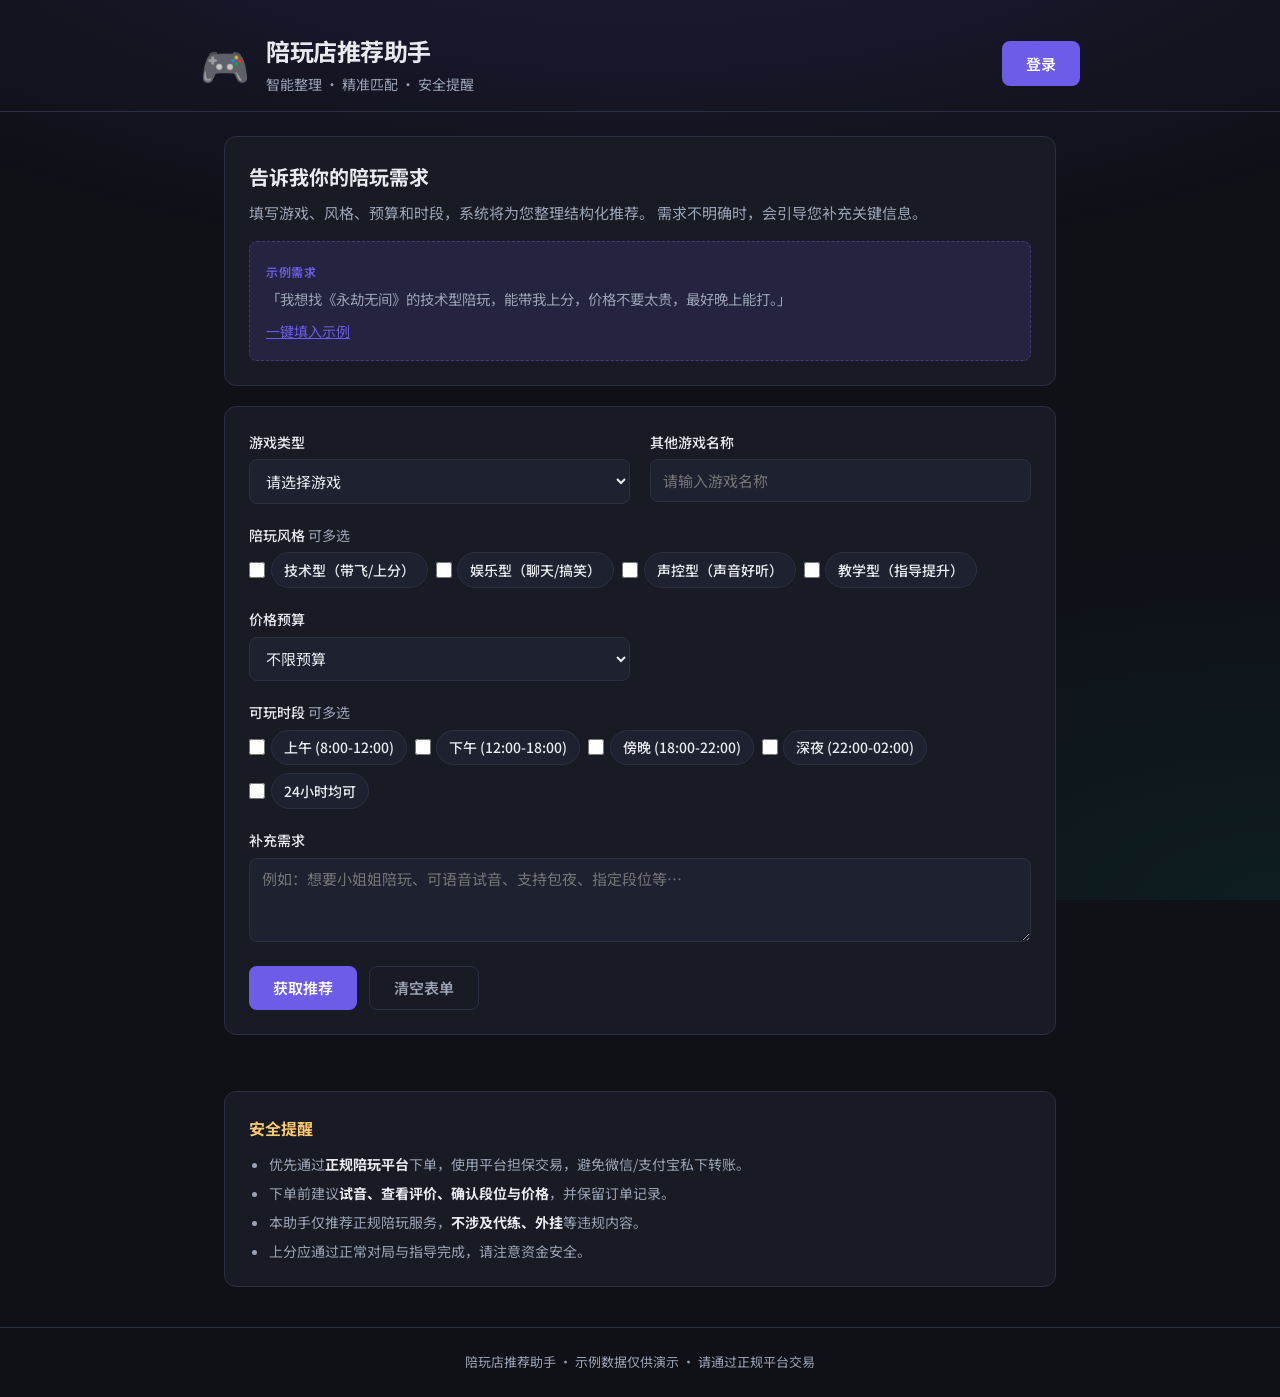
<file: index.html>
<!DOCTYPE html>
<html lang="zh-CN">
<head>
  <meta charset="UTF-8">
  <meta name="viewport" content="width=device-width, initial-scale=1.0">
  <title>陪玩店推荐助手</title>
  <link rel="stylesheet" href="css/style.css">
  <link rel="preconnect" href="https://fonts.googleapis.com">
  <link rel="preconnect" href="https://fonts.gstatic.com" crossorigin>
  <link href="https://fonts.googleapis.com/css2?family=Noto+Sans+SC:wght@400;500;600;700&display=swap" rel="stylesheet">
</head>
<body>
  <div class="page-bg"></div>

  <header class="header">
    <div class="header-inner">
      <div class="logo">
        <span class="logo-icon">🎮</span>
        <div>
          <h1>陪玩店推荐助手</h1>
          <p class="tagline">智能整理 · 精准匹配 · 安全提醒</p>
        </div>
      </div>
    </div>
  </header>

  <main class="main">
    <section class="hero card">
      <h2>告诉我你的陪玩需求</h2>
      <p class="hero-desc">
        填写游戏、风格、预算和时段，系统将为您整理结构化推荐。
        需求不明确时，会引导您补充关键信息。
      </p>
      <div class="example-box">
        <span class="example-label">示例需求</span>
        <p>「我想找《永劫无间》的技术型陪玩，能带我上分，价格不要太贵，最好晚上能打。」</p>
        <button type="button" class="btn-link" id="fillExample">一键填入示例</button>
      </div>
    </section>

    <section class="form-section card">
      <form id="requirementForm" novalidate>
        <div class="form-grid">
          <div class="form-group">
            <label for="game">游戏类型</label>
            <select id="game" name="game">
              <option value="">请选择游戏</option>
            </select>
          </div>

          <div class="form-group" id="customGameGroup" hidden>
            <label for="customGame">其他游戏名称</label>
            <input type="text" id="customGame" name="customGame" placeholder="请输入游戏名称">
          </div>

          <div class="form-group full-width">
            <label>陪玩风格 <span class="hint">可多选</span></label>
            <div class="checkbox-grid" id="styleOptions"></div>
          </div>

          <div class="form-group">
            <label for="budget">价格预算</label>
            <select id="budget" name="budget"></select>
          </div>

          <div class="form-group full-width">
            <label>可玩时段 <span class="hint">可多选</span></label>
            <div class="checkbox-grid" id="timeOptions"></div>
          </div>

          <div class="form-group full-width">
            <label for="extra">补充需求</label>
            <textarea
              id="extra"
              name="extra"
              rows="3"
              placeholder="例如：想要小姐姐陪玩、可语音试音、支持包夜、指定段位等…"
            ></textarea>
          </div>
        </div>

        <div class="form-actions">
          <button type="submit" class="btn btn-primary">获取推荐</button>
          <button type="reset" class="btn btn-secondary">清空表单</button>
        </div>
      </form>
    </section>

    <section id="resultsSection" class="results-section" hidden>
      <div id="resultsHeader" class="results-header"></div>
      <div id="resultsBody"></div>
    </section>

    <section class="safety card">
      <h3>安全提醒</h3>
      <ul>
        <li>优先通过<strong>正规陪玩平台</strong>下单，使用平台担保交易，避免微信/支付宝私下转账。</li>
        <li>下单前建议<strong>试音、查看评价、确认段位与价格</strong>，并保留订单记录。</li>
        <li>本助手仅推荐正规陪玩服务，<strong>不涉及代练、外挂</strong>等违规内容。</li>
        <li>上分应通过正常对局与指导完成，请注意资金安全。</li>
      </ul>
    </section>
  </main>

  <footer class="footer">
    <p>陪玩店推荐助手 · 示例数据仅供演示 · 请通过正规平台交易</p>
  </footer>

  <script src="js/data.js"></script>
  <script src="js/engine.js"></script>
  <script src="js/app.js"></script>
  <script src="js/auth.js"></script>
</body>
</html>
</file>
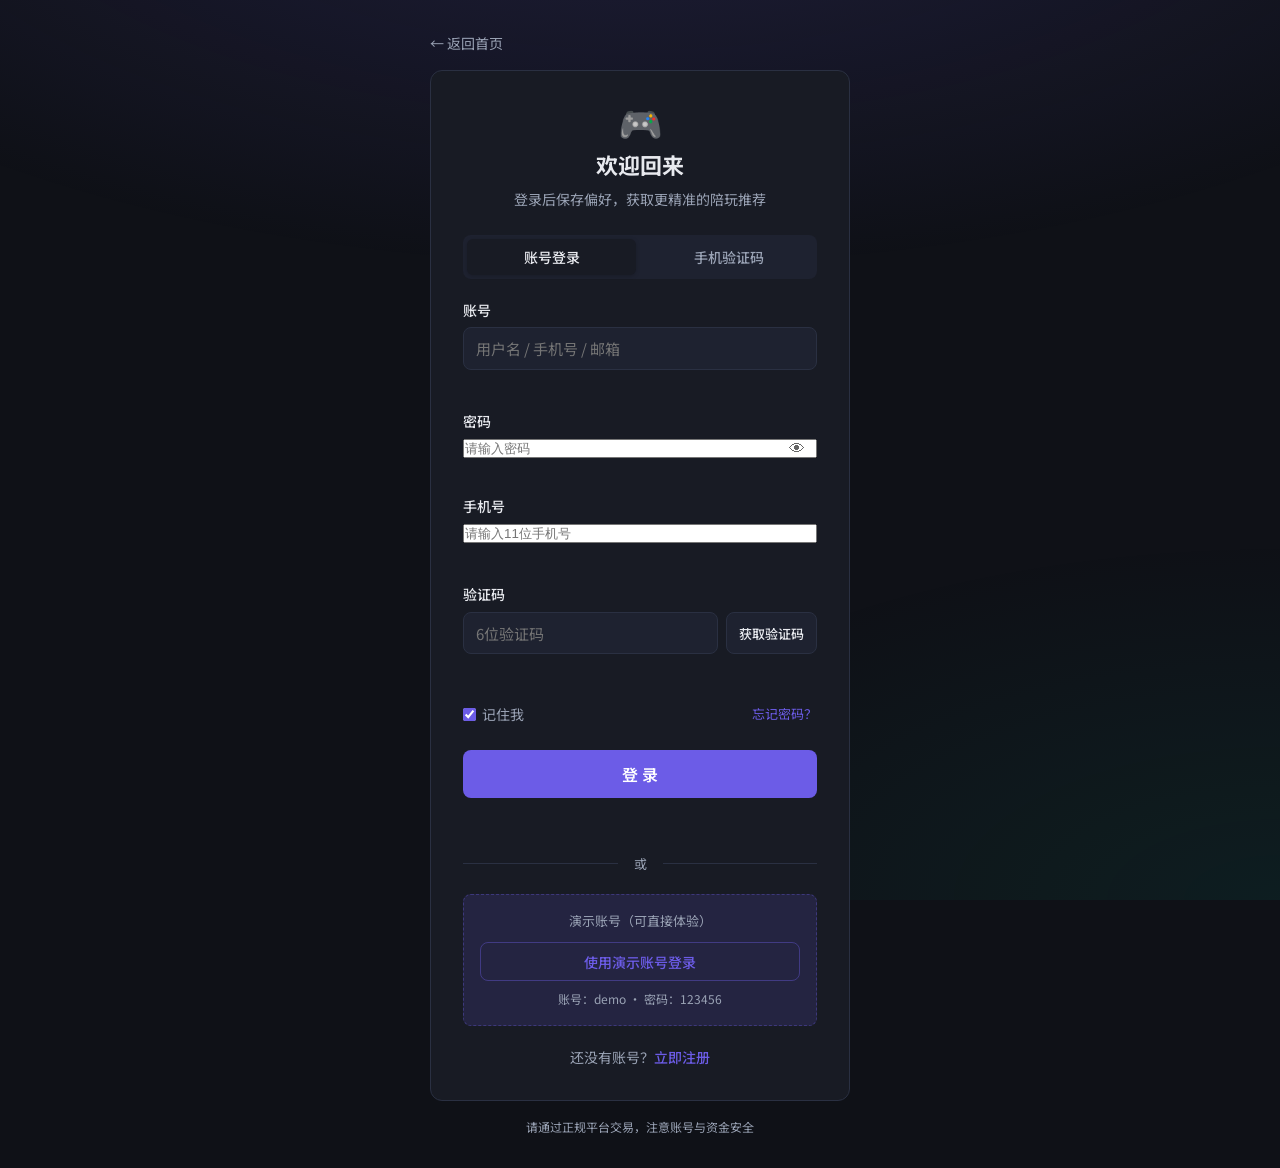
<file: admin.html>
<!DOCTYPE html>
<html lang="zh-CN">
<head>
  <meta charset="UTF-8">
  <meta name="viewport" content="width=device-width, initial-scale=1.0">
  <title>管理后台 - 陪玩店推荐助手</title>
  <link rel="stylesheet" href="css/style.css">
  <link rel="stylesheet" href="css/admin.css">
  <link rel="preconnect" href="https://fonts.googleapis.com">
  <link rel="preconnect" href="https://fonts.gstatic.com" crossorigin>
  <link href="https://fonts.googleapis.com/css2?family=Noto+Sans+SC:wght@400;500;600;700&display=swap" rel="stylesheet">
</head>
<body>
  <div class="page-bg"></div>

  <header class="header admin-header">
    <div class="header-inner admin-header-inner">
      <div class="logo">
        <span class="logo-icon">🛡️</span>
        <div>
          <h1>管理后台</h1>
          <p class="tagline">陪玩店数据与推荐管理（演示）</p>
        </div>
      </div>
      <div class="auth-bar" id="adminAuthBar"></div>
    </div>
  </header>

  <main class="main admin-main">
    <section class="admin-welcome card">
      <div class="welcome-row">
        <div>
          <span class="admin-role-badge">ADMIN</span>
          <h2 id="welcomeTitle">欢迎，管理员</h2>
          <p class="welcome-desc">您拥有店铺数据查看、推荐统计等演示管理权限。</p>
        </div>
        <a href="index.html" class="btn btn-secondary">前往用户首页</a>
      </div>
    </section>

    <section class="stats-grid" id="statsGrid"></section>

    <section class="card">
      <div class="section-head">
        <h2>店铺列表</h2>
          <span class="section-count" id="shopCount"></span>
          <div class="section-actions">
            <button type="button" id="addShopBtn" class="btn btn-primary">添加店铺</button>
          </div>
      </div>
      <div id="addShopForm" class="card" style="margin-bottom:1rem; display:none;">
        <div id="adminMessage" class="admin-message"></div>
        <div class="form-grid">
          <div class="form-group full-width">
            <label for="shopName">店铺名称</label>
            <input type="text" id="shopName" placeholder="例如：星辰陪玩工作室">
          </div>
          <div class="form-group">
            <label for="shopGames">支持游戏（用逗号分隔）</label>
            <input type="text" id="shopGames" placeholder="英雄联盟,王者荣耀">
          </div>
          <div class="form-group">
            <label for="shopStyles">风格（逗号分隔）</label>
            <input type="text" id="shopStyles" placeholder="技术型,娱乐型">
          </div>
          <div class="form-group">
            <label for="priceMin">最低价（元/时）</label>
            <input type="number" id="priceMin" min="0">
          </div>
          <div class="form-group">
            <label for="priceMax">最高价（元/时）</label>
            <input type="number" id="priceMax" min="0">
          </div>
        </div>
        <div class="form-actions" style="margin-top:1rem;">
          <button type="button" id="saveShopBtn" class="btn btn-primary">保存</button>
          <button type="button" id="cancelShopBtn" class="btn btn-secondary">取消</button>
        </div>
      </div>
      <div class="admin-table-wrap">
        <table class="admin-table" id="shopTable">
          <thead>
            <tr>
              <th>ID</th>
              <th>店铺名称</th>
              <th>游戏</th>
              <th>风格</th>
              <th>价格（元/时）</th>
              <th>时段</th>
              <th>操作</th> 
            </tr>
          </thead>
          <tbody id="shopTableBody"></tbody>
        </table>
      </div>
    </section>
  </main>

  <footer class="footer">
    <p>管理员后台 · 演示环境 · 数据仅供展示</p>
  </footer>

  <script src="js/data.js"></script>
  <script src="js/admin.js"></script>
</body>
</html>
</file>
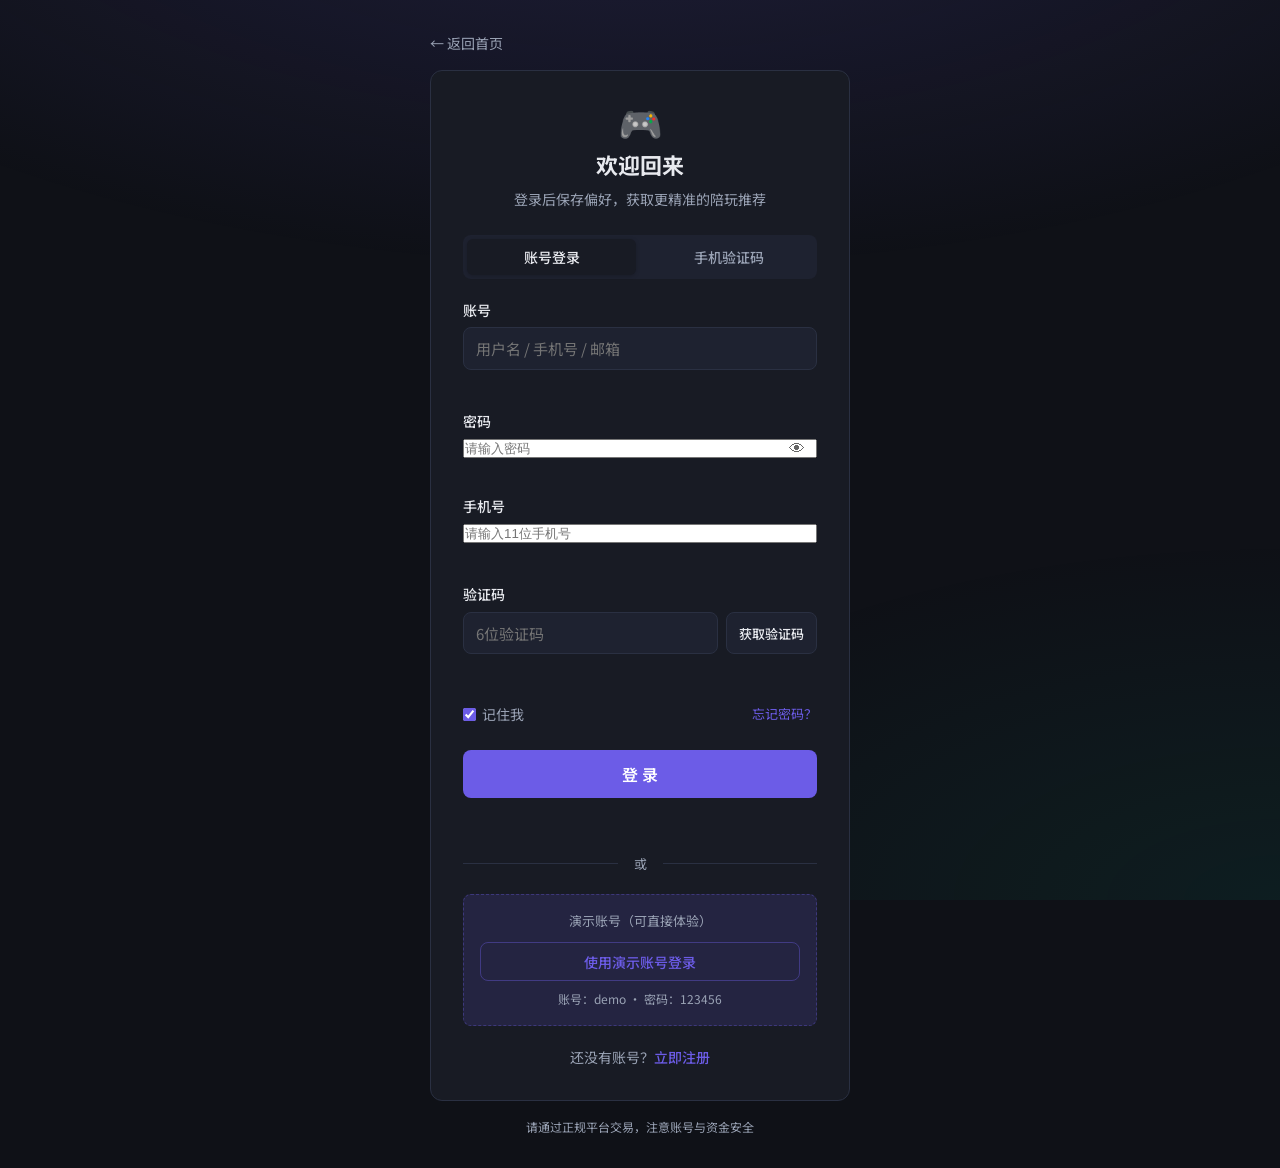
<file: login.html>
<!DOCTYPE html>
<html lang="zh-CN">
<head>
  <meta charset="UTF-8">
  <meta name="viewport" content="width=device-width, initial-scale=1.0">
  <title>登录 - 陪玩店推荐助手</title>
  <link rel="stylesheet" href="css/style.css">
  <link rel="stylesheet" href="css/login.css">
  <link rel="preconnect" href="https://fonts.googleapis.com">
  <link rel="preconnect" href="https://fonts.gstatic.com" crossorigin>
  <link href="https://fonts.googleapis.com/css2?family=Noto+Sans+SC:wght@400;500;600;700&display=swap" rel="stylesheet">
</head>
<body class="login-page">
  <div class="page-bg"></div>

  <main class="login-main">
    <a href="index.html" class="back-home">← 返回首页</a>

    <div class="login-card card">
      <div class="login-brand">
        <span class="logo-icon">🎮</span>
        <h1>欢迎回来</h1>
        <p class="login-subtitle">登录后保存偏好，获取更精准的陪玩推荐</p>
      </div>

      <div class="login-tabs" role="tablist">
        <button type="button" class="login-tab active" data-tab="account" role="tab" aria-selected="true">账号登录</button>
        <button type="button" class="login-tab" data-tab="phone" role="tab" aria-selected="false">手机验证码</button>
      </div>

      <form id="loginForm" class="login-form" novalidate>
        <div id="accountPanel" class="login-panel">
          <div class="form-group">
            <label for="username">账号</label>
            <input
              type="text"
              id="username"
              name="username"
              autocomplete="username"
              placeholder="用户名 / 手机号 / 邮箱"
            >
            <span class="field-error" id="usernameError"></span>
          </div>

          <div class="form-group">
            <label for="password">密码</label>
            <div class="password-wrap">
              <input
                type="password"
                id="password"
                name="password"
                autocomplete="current-password"
                placeholder="请输入密码"
              >
              <button type="button" class="toggle-password" id="togglePassword" aria-label="显示密码">👁</button>
            </div>
            <span class="field-error" id="passwordError"></span>
          </div>
        </div>

        <div id="phonePanel" class="login-panel" hidden>
          <div class="form-group">
            <label for="phone">手机号</label>
            <input
              type="tel"
              id="phone"
              name="phone"
              autocomplete="tel"
              placeholder="请输入11位手机号"
              maxlength="11"
            >
            <span class="field-error" id="phoneError"></span>
          </div>

          <div class="form-group">
            <label for="code">验证码</label>
            <div class="code-row">
              <input
                type="text"
                id="code"
                name="code"
                placeholder="6位验证码"
                maxlength="6"
              >
              <button type="button" class="btn btn-code" id="sendCodeBtn">获取验证码</button>
            </div>
            <span class="field-error" id="codeError"></span>
          </div>
        </div>

        <div class="login-options">
          <label class="remember-me">
            <input type="checkbox" id="remember" name="remember" checked>
            <span>记住我</span>
          </label>
          <a href="#" class="forgot-link" id="forgotLink">忘记密码？</a>
        </div>

        <button type="submit" class="btn btn-primary btn-block" id="loginBtn">登 录</button>

        <p class="login-tip" id="loginTip"></p>
      </form>

      <div class="login-divider"><span>或</span></div>

      <div class="demo-box">
        <p class="demo-label">演示账号（可直接体验）</p>
        <button type="button" class="btn btn-demo" id="demoLogin">使用演示账号登录</button>
        <p class="demo-hint">账号：demo · 密码：123456</p>
      </div>

      <p class="register-line">
        还没有账号？<a href="#" id="registerLink">立即注册</a>
      </p>
    </div>

    <p class="login-footer-note">
      请通过正规平台交易，注意账号与资金安全
    </p>
  </main>

  <script src="js/accounts.js"></script>
  <script src="js/login-api.js"></script>
  <script src="js/login.js"></script>
</body>
</html>
</file>
<file: css/style.css>
:root {
  --bg: #0f1117;
  --bg-card: #181b24;
  --bg-input: #1e2230;
  --border: #2a3042;
  --text: #e8eaef;
  --text-muted: #9aa3b5;
  --accent: #6c5ce7;
  --accent-hover: #7d6ff0;
  --accent-soft: rgba(108, 92, 231, 0.15);
  --success: #00b894;
  --warning: #fdcb6e;
  --danger: #ff7675;
  --radius: 12px;
  --shadow: 0 8px 32px rgba(0, 0, 0, 0.35);
}

*,
*::before,
*::after {
  box-sizing: border-box;
  margin: 0;
  padding: 0;
}

html {
  scroll-behavior: smooth;
}

body {
  font-family: "Noto Sans SC", system-ui, sans-serif;
  background: var(--bg);
  color: var(--text);
  line-height: 1.6;
  min-height: 100vh;
}

.page-bg {
  position: fixed;
  inset: 0;
  background:
    radial-gradient(ellipse 80% 50% at 50% -20%, rgba(108, 92, 231, 0.18), transparent),
    radial-gradient(ellipse 60% 40% at 100% 100%, rgba(0, 184, 148, 0.08), transparent);
  pointer-events: none;
  z-index: 0;
}

.header {
  position: relative;
  z-index: 1;
  padding: 2rem 1.5rem 1rem;
  border-bottom: 1px solid var(--border);
}

.header-inner {
  max-width: 880px;
  margin: 0 auto;
  display: flex;
  align-items: center;
  justify-content: space-between;
  gap: 1rem;
  flex-wrap: wrap;
}

.auth-bar {
  display: flex;
  align-items: center;
  gap: 0.75rem;
}

.auth-user {
  font-size: 0.875rem;
  color: var(--text-muted);
  display: inline-flex;
  align-items: center;
  gap: 0.4rem;
}

.user-role-tag {
  font-size: 0.6875rem;
  font-weight: 600;
  padding: 0.1rem 0.35rem;
  border-radius: 3px;
  background: rgba(253, 203, 110, 0.15);
  color: var(--warning);
}

.btn-auth {
  font-family: inherit;
  font-size: 0.8125rem;
  font-weight: 500;
  padding: 0.4rem 0.9rem;
  border-radius: 6px;
  border: 1px solid var(--border);
  background: transparent;
  color: var(--text-muted);
  cursor: pointer;
  text-decoration: none;
  transition: all 0.2s;
}

.btn-auth:hover {
  border-color: var(--text-muted);
  color: var(--text);
}

.btn-auth-primary {
  background: var(--accent);
  border-color: var(--accent);
  color: #fff;
}

.btn-auth-primary:hover {
  background: var(--accent-hover);
  border-color: var(--accent-hover);
  color: #fff;
}

.logo {
  display: flex;
  align-items: center;
  gap: 1rem;
}

.logo-icon {
  font-size: 2.5rem;
  line-height: 1;
}

.logo h1 {
  font-size: 1.5rem;
  font-weight: 700;
  letter-spacing: -0.02em;
}

.tagline {
  color: var(--text-muted);
  font-size: 0.875rem;
  margin-top: 0.15rem;
}

.main {
  position: relative;
  z-index: 1;
  max-width: 880px;
  margin: 0 auto;
  padding: 1.5rem;
  display: flex;
  flex-direction: column;
  gap: 1.25rem;
}

.card {
  background: var(--bg-card);
  border: 1px solid var(--border);
  border-radius: var(--radius);
  padding: 1.5rem;
}

.hero h2 {
  font-size: 1.25rem;
  margin-bottom: 0.5rem;
}

.hero-desc {
  color: var(--text-muted);
  font-size: 0.9375rem;
  margin-bottom: 1rem;
}

.example-box {
  background: var(--accent-soft);
  border: 1px dashed rgba(108, 92, 231, 0.4);
  border-radius: 8px;
  padding: 1rem;
}

.example-label {
  display: inline-block;
  font-size: 0.75rem;
  font-weight: 600;
  color: var(--accent);
  text-transform: uppercase;
  letter-spacing: 0.05em;
  margin-bottom: 0.35rem;
}

.example-box p {
  font-size: 0.9rem;
  color: var(--text-muted);
  margin-bottom: 0.5rem;
}

.btn-link {
  background: none;
  border: none;
  color: var(--accent);
  font-size: 0.875rem;
  cursor: pointer;
  padding: 0;
  text-decoration: underline;
  font-family: inherit;
}

.btn-link:hover {
  color: var(--accent-hover);
}

.form-grid {
  display: grid;
  grid-template-columns: 1fr 1fr;
  gap: 1.25rem;
}

.form-group {
  display: flex;
  flex-direction: column;
  gap: 0.4rem;
}

.form-group.full-width {
  grid-column: 1 / -1;
}

.form-group label {
  font-size: 0.875rem;
  font-weight: 500;
}

.hint {
  color: var(--text-muted);
  font-weight: 400;
}

select,
input[type="text"],
textarea {
  background: var(--bg-input);
  border: 1px solid var(--border);
  border-radius: 8px;
  color: var(--text);
  font-family: inherit;
  font-size: 0.9375rem;
  padding: 0.6rem 0.75rem;
  transition: border-color 0.2s;
}

select:focus,
input:focus,
textarea:focus {
  outline: none;
  border-color: var(--accent);
}

textarea {
  resize: vertical;
  min-height: 80px;
}

.checkbox-grid {
  display: flex;
  flex-wrap: wrap;
  gap: 0.5rem;
}

.chip {
  display: inline-flex;
  align-items: center;
  gap: 0.35rem;
  cursor: pointer;
}

.chip input {
  accent-color: var(--accent);
  width: 16px;
  height: 16px;
}

.chip span {
  font-size: 0.875rem;
  padding: 0.35rem 0.75rem;
  background: var(--bg-input);
  border: 1px solid var(--border);
  border-radius: 20px;
  transition: all 0.2s;
}

.chip input:checked + span {
  background: var(--accent-soft);
  border-color: var(--accent);
  color: var(--accent);
}

.form-actions {
  display: flex;
  gap: 0.75rem;
  margin-top: 1.5rem;
  flex-wrap: wrap;
}

.btn {
  font-family: inherit;
  font-size: 0.9375rem;
  font-weight: 600;
  padding: 0.65rem 1.5rem;
  border-radius: 8px;
  border: none;
  cursor: pointer;
  transition: all 0.2s;
}

.btn-primary {
  background: var(--accent);
  color: #fff;
}

.btn-primary:hover {
  background: var(--accent-hover);
}

.btn-secondary {
  background: transparent;
  color: var(--text-muted);
  border: 1px solid var(--border);
}

.btn-secondary:hover {
  border-color: var(--text-muted);
  color: var(--text);
}

.results-section {
  display: flex;
  flex-direction: column;
  gap: 1rem;
}

.results-header {
  padding: 0 0.25rem;
}

.results-header h2 {
  font-size: 1.125rem;
  margin-bottom: 0.35rem;
}

.results-note {
  font-size: 0.8125rem;
  color: var(--warning);
  margin-bottom: 0.25rem;
}

.req-summary {
  font-size: 0.875rem;
  color: var(--text-muted);
}

.clarify-box {
  background: var(--bg-card);
  border: 1px solid var(--border);
  border-left: 4px solid var(--accent);
  border-radius: var(--radius);
  padding: 1.25rem 1.5rem;
}

.clarify-box h3 {
  font-size: 1rem;
  margin-bottom: 0.75rem;
}

.clarify-box ol {
  padding-left: 1.25rem;
  display: flex;
  flex-direction: column;
  gap: 0.5rem;
}

.clarify-box li {
  font-size: 0.9375rem;
  color: var(--text-muted);
}

.clarify-note {
  margin-top: 0.75rem;
  font-size: 0.875rem;
  color: var(--text-muted);
}

.shop-card {
  background: var(--bg-card);
  border: 1px solid var(--border);
  border-radius: var(--radius);
  padding: 1.25rem 1.5rem;
  display: flex;
  flex-direction: column;
  gap: 0.85rem;
  animation: fadeIn 0.35s ease both;
}

.shop-card:nth-child(1) { animation-delay: 0.05s; }
.shop-card:nth-child(2) { animation-delay: 0.1s; }
.shop-card:nth-child(3) { animation-delay: 0.15s; }
.shop-card:nth-child(4) { animation-delay: 0.2s; }
.shop-card:nth-child(5) { animation-delay: 0.25s; }

@keyframes fadeIn {
  from { opacity: 0; transform: translateY(8px); }
  to { opacity: 1; transform: translateY(0); }
}

.shop-card.top-pick {
  border-color: rgba(108, 92, 231, 0.5);
  box-shadow: 0 0 0 1px rgba(108, 92, 231, 0.2);
}

.shop-header {
  display: flex;
  align-items: flex-start;
  justify-content: space-between;
  gap: 1rem;
  flex-wrap: wrap;
}

.shop-name {
  font-size: 1.125rem;
  font-weight: 700;
}

.rank-badge {
  font-size: 0.75rem;
  font-weight: 600;
  padding: 0.2rem 0.6rem;
  border-radius: 20px;
  background: var(--accent-soft);
  color: var(--accent);
  white-space: nowrap;
}

.shop-row {
  display: grid;
  grid-template-columns: 88px 1fr;
  gap: 0.5rem;
  font-size: 0.875rem;
}

.shop-row dt {
  color: var(--text-muted);
  font-weight: 500;
}

.shop-row dd {
  color: var(--text);
}

.tags {
  display: flex;
  flex-wrap: wrap;
  gap: 0.35rem;
}

.tag {
  font-size: 0.75rem;
  padding: 0.2rem 0.55rem;
  background: var(--bg-input);
  border: 1px solid var(--border);
  border-radius: 4px;
  color: var(--text-muted);
}

.reviews {
  display: grid;
  grid-template-columns: 1fr 1fr;
  gap: 0.75rem;
}

.review-block {
  font-size: 0.8125rem;
  padding: 0.6rem 0.75rem;
  border-radius: 6px;
}

.review-good {
  background: rgba(0, 184, 148, 0.1);
  border: 1px solid rgba(0, 184, 148, 0.25);
}

.review-bad {
  background: rgba(255, 118, 117, 0.08);
  border: 1px solid rgba(255, 118, 117, 0.2);
}

.review-label {
  font-weight: 600;
  font-size: 0.75rem;
  margin-bottom: 0.25rem;
}

.review-good .review-label { color: var(--success); }
.review-bad .review-label { color: var(--danger); }

.recommend-reason {
  background: var(--accent-soft);
  border-radius: 8px;
  padding: 0.75rem 1rem;
  font-size: 0.875rem;
  border-left: 3px solid var(--accent);
}

.recommend-reason strong {
  color: var(--accent);
}

.safety h3 {
  font-size: 1rem;
  margin-bottom: 0.75rem;
  color: var(--warning);
}

.safety ul {
  padding-left: 1.25rem;
  display: flex;
  flex-direction: column;
  gap: 0.4rem;
}

.safety li {
  font-size: 0.875rem;
  color: var(--text-muted);
}

.safety strong {
  color: var(--text);
}

.footer {
  position: relative;
  z-index: 1;
  text-align: center;
  padding: 1.5rem;
  color: var(--text-muted);
  font-size: 0.8125rem;
  border-top: 1px solid var(--border);
  margin-top: 1rem;
}

.empty-message {
  background: var(--bg-card);
  border: 1px solid var(--border);
  border-radius: var(--radius);
  padding: 1.25rem;
  color: var(--text-muted);
  font-size: 0.9375rem;
  margin-bottom: 0.5rem;
}

@media (max-width: 640px) {
  .form-grid {
    grid-template-columns: 1fr;
  }

  .reviews {
    grid-template-columns: 1fr;
  }

  .shop-row {
    grid-template-columns: 1fr;
    gap: 0.15rem;
  }
}
</file>
<file: css/admin.css>
.admin-header {
  border-bottom-color: rgba(253, 203, 110, 0.25);
}

.admin-header-inner {
  max-width: 960px;
}

.admin-main {
  max-width: 960px;
}

.admin-welcome .welcome-row {
  display: flex;
  align-items: flex-start;
  justify-content: space-between;
  gap: 1rem;
  flex-wrap: wrap;
}

.admin-role-badge {
  display: inline-block;
  font-size: 0.6875rem;
  font-weight: 700;
  letter-spacing: 0.08em;
  padding: 0.15rem 0.45rem;
  border-radius: 4px;
  background: rgba(253, 203, 110, 0.2);
  color: var(--warning);
  border: 1px solid rgba(253, 203, 110, 0.4);
  margin-bottom: 0.5rem;
}

.admin-welcome h2 {
  font-size: 1.25rem;
  margin-bottom: 0.35rem;
}

.welcome-desc {
  font-size: 0.875rem;
  color: var(--text-muted);
}

.stats-grid {
  display: grid;
  grid-template-columns: repeat(4, 1fr);
  gap: 1rem;
}

.stat-card {
  background: var(--bg-card);
  border: 1px solid var(--border);
  border-radius: var(--radius);
  padding: 1rem 1.25rem;
}

.stat-card.highlight {
  border-color: rgba(253, 203, 110, 0.35);
}

.stat-label {
  font-size: 0.8125rem;
  color: var(--text-muted);
  margin-bottom: 0.35rem;
}

.stat-value {
  font-size: 1.5rem;
  font-weight: 700;
}

.section-head {
  display: flex;
  align-items: center;
  justify-content: space-between;
  margin-bottom: 1rem;
}

.section-head h2 {
  font-size: 1.0625rem;
}

.section-count {
  font-size: 0.8125rem;
  color: var(--text-muted);
}

.admin-table-wrap {
  overflow-x: auto;
}

.admin-table {
  width: 100%;
  border-collapse: collapse;
  font-size: 0.875rem;
}

.admin-table th,
.admin-table td {
  padding: 0.65rem 0.75rem;
  text-align: left;
  border-bottom: 1px solid var(--border);
}

.admin-table th {
  color: var(--text-muted);
  font-weight: 500;
  font-size: 0.8125rem;
}

.admin-table tbody tr:hover {
  background: rgba(108, 92, 231, 0.05);
}

.auth-user-admin {
  display: inline-flex;
  align-items: center;
  gap: 0.4rem;
  font-size: 0.875rem;
  color: var(--text-muted);
}

.user-role-tag {
  font-size: 0.6875rem;
  font-weight: 600;
  padding: 0.1rem 0.35rem;
  border-radius: 3px;
  background: rgba(253, 203, 110, 0.15);
  color: var(--warning);
}

@media (max-width: 768px) {
  .stats-grid {
    grid-template-columns: repeat(2, 1fr);
  }
}

@media (max-width: 480px) {
  .stats-grid {
    grid-template-columns: 1fr;
  }
}

.admin-message {
  margin-bottom: 1rem;
  font-size: 0.95rem;
  color: var(--text);
}

.admin-message.error {
  color: var(--danger);
}

.admin-message.success {
  color: var(--success);
}

/* Remove underline for the "前往用户首页" link in admin welcome */
.admin-welcome .welcome-row a.btn {
  text-decoration: none;
}
</file>
<file: css/login.css>
/* 登录页布局 */
.login-page {
  display: flex;
  flex-direction: column;
  min-height: 100vh;
}

.login-main {
  position: relative;
  z-index: 1;
  flex: 1;
  display: flex;
  flex-direction: column;
  align-items: center;
  justify-content: center;
  padding: 2rem 1.25rem;
  gap: 1rem;
}

.back-home {
  align-self: flex-start;
  max-width: 420px;
  width: 100%;
  margin: 0 auto;
  font-size: 0.875rem;
  color: var(--text-muted);
  text-decoration: none;
  transition: color 0.2s;
}

.back-home:hover {
  color: var(--accent);
}

.login-card {
  width: 100%;
  max-width: 420px;
  padding: 2rem;
}

.login-brand {
  text-align: center;
  margin-bottom: 1.5rem;
}

.login-brand .logo-icon {
  font-size: 2.25rem;
  display: block;
  margin-bottom: 0.5rem;
}

.login-brand h1 {
  font-size: 1.375rem;
  font-weight: 700;
  margin-bottom: 0.35rem;
}

.login-subtitle {
  font-size: 0.875rem;
  color: var(--text-muted);
}

.login-tabs {
  display: flex;
  gap: 0.5rem;
  margin-bottom: 1.25rem;
  background: var(--bg-input);
  border-radius: 8px;
  padding: 4px;
}

.login-tab {
  flex: 1;
  font-family: inherit;
  font-size: 0.875rem;
  font-weight: 500;
  padding: 0.5rem;
  border: none;
  border-radius: 6px;
  background: transparent;
  color: var(--text-muted);
  cursor: pointer;
  transition: all 0.2s;
}

.login-tab.active {
  background: var(--bg-card);
  color: var(--text);
  box-shadow: 0 1px 4px rgba(0, 0, 0, 0.2);
}

.login-form {
  display: flex;
  flex-direction: column;
  gap: 0.25rem;
}

.login-panel {
  display: flex;
  flex-direction: column;
  gap: 1rem;
  margin-bottom: 0.5rem;
}

.field-error {
  font-size: 0.75rem;
  color: var(--danger);
  min-height: 1rem;
  margin-top: 0.15rem;
}

.password-wrap {
  position: relative;
  display: flex;
  align-items: center;
}

.password-wrap input {
  width: 100%;
  padding-right: 2.5rem;
}

.toggle-password {
  position: absolute;
  right: 0.5rem;
  background: none;
  border: none;
  cursor: pointer;
  font-size: 1rem;
  opacity: 0.6;
  padding: 0.25rem;
  line-height: 1;
}

.toggle-password:hover {
  opacity: 1;
}

.code-row {
  display: flex;
  gap: 0.5rem;
}

.code-row input {
  flex: 1;
}

.btn-code {
  flex-shrink: 0;
  font-family: inherit;
  font-size: 0.8125rem;
  font-weight: 500;
  padding: 0.6rem 0.75rem;
  border-radius: 8px;
  border: 1px solid var(--border);
  background: var(--bg-input);
  color: var(--text);
  cursor: pointer;
  white-space: nowrap;
  transition: all 0.2s;
}

.btn-code:hover:not(:disabled) {
  border-color: var(--accent);
  color: var(--accent);
}

.btn-code:disabled {
  opacity: 0.55;
  cursor: not-allowed;
}

.login-options {
  display: flex;
  align-items: center;
  justify-content: space-between;
  margin: 0.75rem 0 1.25rem;
  font-size: 0.875rem;
}

.remember-me {
  display: flex;
  align-items: center;
  gap: 0.4rem;
  cursor: pointer;
  color: var(--text-muted);
}

.remember-me input {
  accent-color: var(--accent);
}

.forgot-link {
  color: var(--accent);
  text-decoration: none;
  font-size: 0.8125rem;
}

.forgot-link:hover {
  text-decoration: underline;
}

.btn-block {
  width: 100%;
  padding: 0.75rem;
  font-size: 1rem;
}

.login-tip {
  text-align: center;
  font-size: 0.8125rem;
  min-height: 1.25rem;
  margin-top: 0.75rem;
}

.login-tip.error {
  color: var(--danger);
}

.login-tip.success {
  color: var(--success);
}

.login-divider {
  display: flex;
  align-items: center;
  gap: 1rem;
  margin: 1.25rem 0;
  color: var(--text-muted);
  font-size: 0.8125rem;
}

.login-divider::before,
.login-divider::after {
  content: "";
  flex: 1;
  height: 1px;
  background: var(--border);
}

.demo-box {
  text-align: center;
  background: var(--accent-soft);
  border: 1px dashed rgba(108, 92, 231, 0.35);
  border-radius: 8px;
  padding: 1rem;
}

.demo-label {
  font-size: 0.8125rem;
  color: var(--text-muted);
  margin-bottom: 0.6rem;
}

.btn-demo {
  width: 100%;
  font-family: inherit;
  font-size: 0.875rem;
  font-weight: 500;
  padding: 0.55rem 1rem;
  border-radius: 8px;
  border: 1px solid rgba(108, 92, 231, 0.4);
  background: transparent;
  color: var(--accent);
  cursor: pointer;
  transition: all 0.2s;
}

.btn-demo:hover {
  background: rgba(108, 92, 231, 0.12);
}

.demo-hint {
  font-size: 0.75rem;
  color: var(--text-muted);
  margin-top: 0.5rem;
}

.register-line {
  text-align: center;
  font-size: 0.875rem;
  color: var(--text-muted);
  margin-top: 1.25rem;
}

.register-line a {
  color: var(--accent);
  text-decoration: none;
  font-weight: 500;
}

.register-line a:hover {
  text-decoration: underline;
}

.login-footer-note {
  font-size: 0.75rem;
  color: var(--text-muted);
  text-align: center;
}

@media (max-width: 480px) {
  .login-card {
    padding: 1.5rem 1.25rem;
  }

  .code-row {
    flex-direction: column;
  }

  .btn-code {
    width: 100%;
  }
}
</file>
